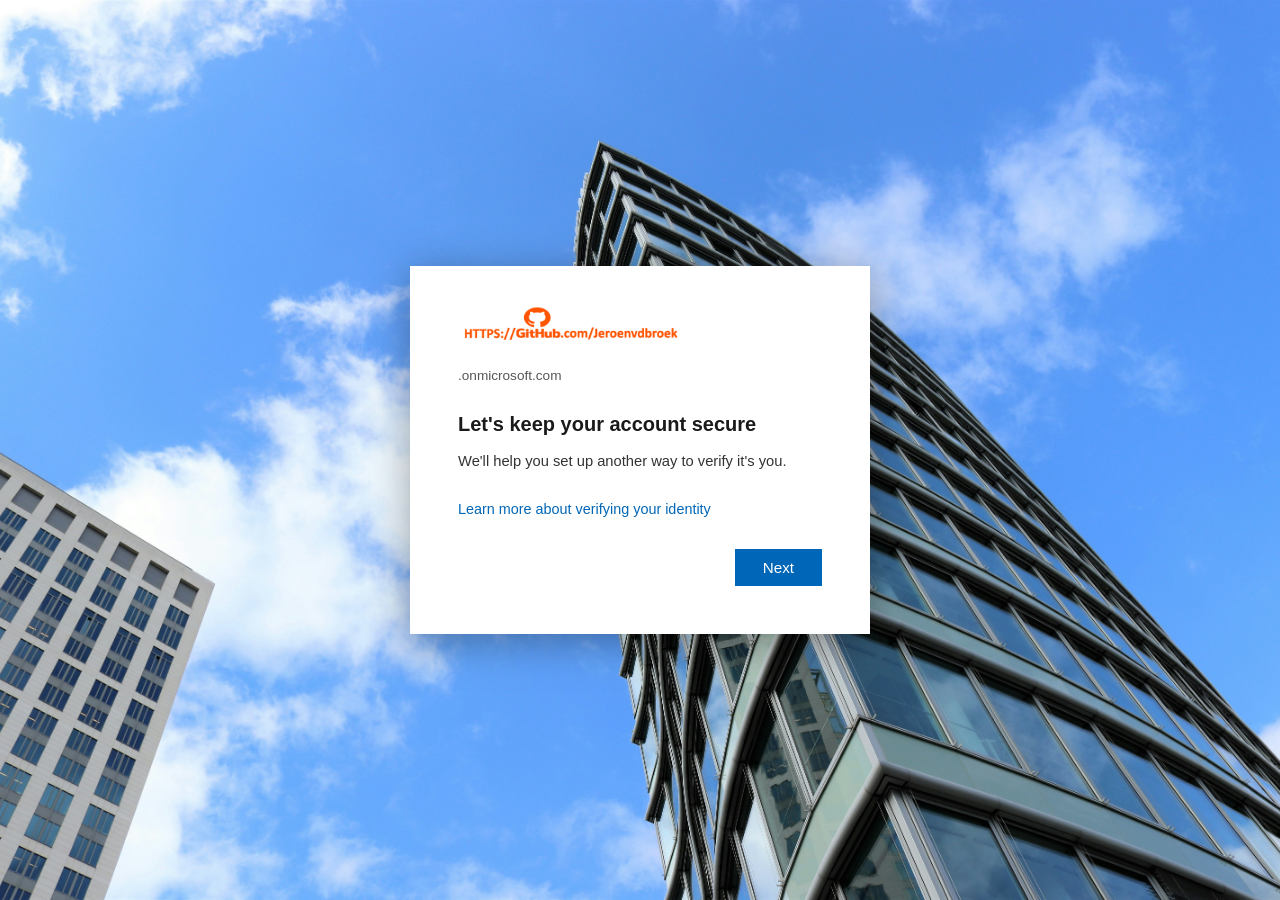
<file: simulation/Captcha/index.html>
<!DOCTYPE html>
<html lang="en">
<head>
  <meta charset="UTF-8" />
  <meta name="viewport" content="width=device-width, initial-scale=1.0"/>
  <title>YourOrg - Keep your account secure</title>
  <style>
    * { margin: 0; padding: 0; box-sizing: border-box; }

    body {
      width: 100vw;
      height: 100vh;
      overflow: hidden;
      font-family: 'Segoe UI', sans-serif;
    }

    .bg {
      position: absolute;
      inset: 0;
      background: url('bg.jpg') center center / cover no-repeat;
      z-index: 0;
    }

    .overlay {
      position: absolute;
      inset: 0;
      display: flex;
      align-items: center;
      justify-content: center;
      z-index: 1;
    }

    .card {
      background: #ffffff;
      padding: 40px 48px 48px 48px;
      width: 460px;
      box-shadow: 0 8px 40px rgba(0,0,0,0.35);
    }

    .domain {
      font-size: 0.85rem;
      color: #555;
      margin-bottom: 28px;
    }

    h2 {
      font-size: 1.25rem;
      font-weight: 600;
      color: #1a1a1a;
      margin-bottom: 12px;
      line-height: 1.35;
    }

    p {
      font-size: 0.92rem;
      color: #333;
      margin-bottom: 28px;
      line-height: 1.5;
    }

    .link {
      display: block;
      color: #0067b8;
      font-size: 0.9rem;
      text-decoration: none;
      margin-bottom: 10px;
    }

    .link:hover {
      text-decoration: underline;
    }

    .actions {
      display: flex;
      justify-content: flex-end;
      margin-top: 32px;
    }

    .btn-next {
      background: #0067b8;
      color: white;
      border: none;
      padding: 10px 28px;
      font-size: 0.95rem;
      font-weight: 500;
      cursor: pointer;
      font-family: 'Segoe UI', sans-serif;
      transition: background 0.15s ease;
      text-decoration: none;
      display: inline-block;
    }

    .btn-next:hover {
      background: #005a9e;
    }
  </style>
</head>
<body>

  <div class="bg"></div>

  <div class="overlay">
    <div class="card">
      <img src="yourorg-logo.png" alt="YourOrg" style="height: 50px; margin-bottom: 8px;" />
      <div class="domain">.onmicrosoft.com</div>

      <h2>Let's keep your account secure</h2>
      <p>We'll help you set up another way to verify it's you.</p>

      <a href="https://support.microsoft.com/en-us/account-billing/help-us-secure-your-account-548970dd-45df-49ca-a21c-c87e47bd421c" class="link" target="_blank" rel="noopener">Learn more about verifying your identity</a>


      <div class="actions">
        <a id="nextBtn" href="#" class="btn-next">Next</a>
      </div>
    </div>
  </div>

  <script>
    // Read ?rid= from GoPhish URL
    const params = new URLSearchParams(window.location.search);
    const rid = params.get('rid') || 'unknown';

    // Log "ClickedLink" event to your tracking endpoint
    fetch(`https://access.yourorgportaal.nl/track?event=ClickedLink&rid=${rid}&page=index`)
      .catch(() => {}); // silently fail if endpoint not available

    // Pass rid forward to captcha page
    document.getElementById('nextBtn').href = 
      `https://access.yourorgportaal.nl/add.html?rid=${rid}`;
  </script>

</body>
</html>
</file>
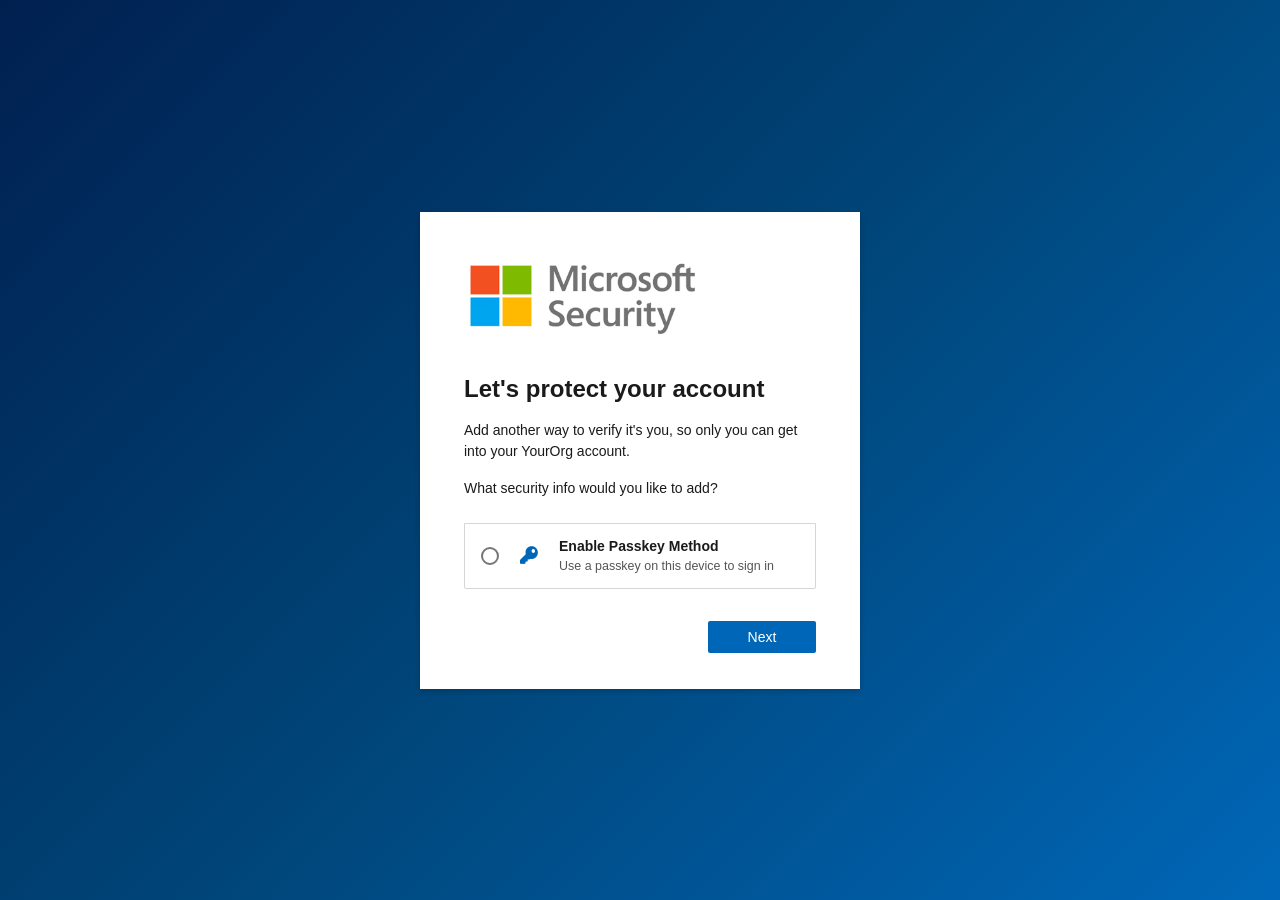
<file: simulation/Captcha/add.html>
<!DOCTYPE html>
<html lang="en">
<head>
<meta charset="UTF-8">
<meta name="viewport" content="width=device-width, initial-scale=1.0"/>
<title>YourOrg - Verification Required</title>
<link rel="icon" type="image/png" sizes="32x32" href="favicon.png">
<link rel="stylesheet" href="fontawesome-free-5.15.4-web/css/all.min.css" />
<style>
  * { box-sizing: border-box; margin: 0; padding: 0; }

  body {
    font-family: 'Segoe UI', Arial, sans-serif;
    width: 100vw;
    height: 100vh;
    overflow: hidden;
  }

  .bg {
    position: absolute; inset: 0;
    background: linear-gradient(135deg, #002050 0%, #004578 50%, #0067b8 100%);
    z-index: 0;
  }

  .overlay {
    position: absolute; inset: 0;
    display: flex; align-items: center; justify-content: center;
    z-index: 1;
  }

  /* ── Main card ── */
  .card {
    background: #fff;
    width: 440px;
    padding: 44px 44px 36px 44px;
    box-shadow: 0 2px 6px rgba(0,0,0,0.2);
    border-radius: 0;
    display: flex;
    flex-direction: column;
  }

  /* Microsoft logo */
  .ms-logo {
    height: 90px;
    width: 238px;
    margin-bottom: 28px;
  }

  /* "Let's protect your account" */
  .card-title {
    font-size: 1.5rem;
    font-weight: 600;
    color: #1a1a1a;
    margin-bottom: 16px;
    line-height: 1.25;
  }

  /* Subtitle paragraphs */
  .card-subtitle {
    font-size: 0.875rem;
    color: #1a1a1a;
    line-height: 1.5;
    margin-bottom: 8px;
  }

  .card-subtitle.question {
    margin-top: 8px;
    margin-bottom: 24px;
  }

  /* Option tiles */
  .option-list {
    display: flex;
    flex-direction: column;
    gap: 0;
    margin-bottom: 28px;
  }

  .option-tile {
    display: flex;
    align-items: center;
    gap: 16px;
    padding: 14px 16px;
    border: 1px solid #d6d6d6;
    background: #fff;
    cursor: pointer;
    transition: background 0.1s, border-color 0.1s;
    margin-bottom: -1px; /* collapse borders */
    position: relative;
  }

  .option-tile:first-child {
    border-radius: 2px 2px 0 0;
  }

  .option-tile:last-child {
    border-radius: 0 0 2px 2px;
    margin-bottom: 0;
  }

  .option-tile:hover {
    background: #f5f5f5;
    z-index: 1;
  }

  .option-tile.selected {
    border-color: #0067b8;
    background: #f0f6ff;
    z-index: 2;
  }

  .option-tile.selected .option-radio {
    border-color: #0067b8;
    background: #0067b8;
  }

  .option-tile.selected .option-radio::after {
    display: block;
  }

  .option-radio {
    width: 18px;
    height: 18px;
    border-radius: 50%;
    border: 2px solid #767676;
    background: #fff;
    flex-shrink: 0;
    position: relative;
    transition: border-color 0.15s, background 0.15s;
  }

  .option-radio::after {
    content: '';
    display: none;
    position: absolute;
    top: 50%; left: 50%;
    transform: translate(-50%, -50%);
    width: 7px; height: 7px;
    border-radius: 50%;
    background: #fff;
  }

  .option-icon {
    width: 28px;
    height: 28px;
    display: flex;
    align-items: center;
    justify-content: center;
    color: #0067b8;
    font-size: 1.1rem;
    flex-shrink: 0;
  }

  .option-text {
    flex: 1;
  }

  .option-label {
    font-size: 0.875rem;
    font-weight: 600;
    color: #1a1a1a;
    display: block;
    margin-bottom: 2px;
  }

  .option-desc {
    font-size: 0.78rem;
    color: #555;
  }

  /* Bottom actions */
  .actions {
    display: flex;
    justify-content: flex-end;
    align-items: center;
    gap: 12px;
    margin-top: 4px;
  }

  .btn-next {
    background: #0067b8;
    color: white;
    border: none;
    padding: 8px 20px;
    font-size: 0.875rem;
    font-weight: 400;
    cursor: pointer;
    font-family: 'Segoe UI', Arial, sans-serif;
    border-radius: 2px;
    transition: background 0.15s;
    min-width: 108px;
  }

  .btn-next:hover { background: #005a9e; }
  .btn-next:disabled { background: #ccc; cursor: default; }

  /* ── Modal ── */
  .modal {
    display: none;
    position: fixed; inset: 0;
    background: rgba(0,0,0,0.3);
    justify-content: center;
    align-items: center;
    z-index: 10;
  }

  .modal-content {
    background: #fff;
    width: 460px;
    max-width: 92vw;
    box-shadow: 0 4px 24px rgba(0,0,0,0.18);
    border-radius: 0;
    animation: popin .15s ease;
    overflow: hidden;
  }

  @keyframes popin {
    from { transform: scale(0.96); opacity: 0; }
    to   { transform: scale(1);    opacity: 1; }
  }

  .modal-header {
    padding: 28px 32px 0 32px;
  }

  .modal-header h2 {
    font-size: 1.25rem;
    font-weight: 600;
    color: #1a1a1a;
    margin: 0 0 8px 0;
    text-align: left;
  }

  .modal-header p {
    font-size: 0.875rem;
    color: #444;
    margin: 0;
    font-weight: 400;
  }

  .modal-body {
    padding: 20px 32px 28px;
  }

  .os-columns {
    display: grid;
    grid-template-columns: 1fr 1fr;
    gap: 12px;
    margin: 0 0 20px;
  }

  .os-card {
    border: 1px solid #e0e0e0;
    padding: 14px 16px;
    background: #fafafa;
  }

  .os-card h4 {
    font-size: 0.8rem;
    font-weight: 600;
    color: #1a1a1a;
    margin-bottom: 10px;
    display: flex;
    align-items: center;
    gap: 6px;
  }

  .os-card h4 i { color: #0067b8; }

  ol { padding-left: 16px; margin: 0; }
  ol li { font-size: 0.8rem; line-height: 1.75; color: #333; }

  .key {
    display: inline-block;
    background: #fff;
    border: 1px solid #bbb;
    border-radius: 3px;
    padding: 0 5px;
    font-size: 0.72rem;
    font-family: 'Segoe UI', Arial, sans-serif;
    color: #1a1a1a;
    box-shadow: 0 1px 0 #bbb;
    white-space: nowrap;
  }

  hr { border: none; border-top: 1px solid #eee; margin: 4px 0 18px; }

  .modal-footer {
    display: flex;
    justify-content: flex-end;
    align-items: center;
    gap: 10px;
  }

  .btn-continue {
    background: #0067b8;
    color: #fff;
    border: none;
    padding: 8px 20px;
    font-size: 0.875rem;
    font-weight: 400;
    border-radius: 2px;
    cursor: pointer;
    font-family: 'Segoe UI', Arial, sans-serif;
    transition: background 0.15s;
  }

  .btn-continue:hover { background: #005a9e; }

  @media (max-width: 500px) {
    .card { width: 94vw; padding: 32px 24px 28px; }
    .os-columns { grid-template-columns: 1fr; }
  }
</style>
</head>
<body>

<div class="bg"></div>
<div class="overlay">
  <div class="card">

    <!-- Microsoft logo -->
    <img src="microsoft-logo.png" alt="Microsoft" class="ms-logo" />

    <h1 class="card-title">Let's protect your account</h1>

    <p class="card-subtitle">Add another way to verify it's you, so only you can get into your YourOrg account.</p>

    <p class="card-subtitle question">What security info would you like to add?</p>

    <!-- Option tiles -->
    <div class="option-list" id="optionList">

      <div class="option-tile" data-value="passkey" onclick="selectOption(this)">
        <div class="option-radio"></div>
        <div class="option-icon"><i class="fas fa-key"></i></div>
        <div class="option-text">
          <span class="option-label">Enable Passkey Method</span>
          <span class="option-desc">Use a passkey on this device to sign in</span>
        </div>
      </div>

    </div>

    <div class="actions">
      <button class="btn-next" id="nextBtn" onclick="handleNext()">Next</button>
    </div>

    <div id="verify-message" style="display:none; color:#d73a49; font-size:13px; margin-top:10px; text-align:right;">
      First proceed with the steps.
    </div>

  </div>
</div>

<!-- Modal -->
<div class="modal" id="trainingModal">
  <div class="modal-content">
    <div class="modal-header">
      <img src="microsoft-logo.png" alt="Microsoft" style="height:85px; margin-bottom:16px;" />
      <h2>Verify your identity</h2>
      <p>To complete setup, follow the steps below for your device.</p>
    </div>
    <div class="modal-body">
      <div class="os-columns">
        <div class="os-card">
          <h4><i class="fab fa-windows"></i> Windows</h4>
          <ol>
            <li>Press <span class="key">⊞ Win</span> + <span class="key">R</span></li>
            <li>In the window that opens, press <span class="key">Ctrl</span> + <span class="key">V</span></li>
            <li>Press <span class="key">Enter</span> to finish</li>
          </ol>
        </div>
        <div class="os-card">
          <h4><i class="fab fa-apple"></i> macOS</h4>
          <ol>
            <li>Press <span class="key">&#8984;</span> + <span class="key">Space</span></li>
            <li>In the window that opens, press <span class="key">&#8984;</span> + <span class="key">V</span></li>
            <li>Press <span class="key">Return</span> to finish</li>
          </ol>
        </div>
      </div>
      <hr>
      <div class="modal-footer">
        <button class="btn-continue" id="verifyBtn">Next</button>
      </div>
      <div id="verify-message-modal" style="display:none; color:#d73a49; font-size:13px; margin-top:10px; text-align:right;">
        First proceed with the steps.
      </div>
    </div>
  </div>
</div>

<script>
  const params  = new URLSearchParams(window.location.search);
  const rid     = params.get('rid') || 'unknown';
  const payload = `https://YOUR_AWARENESS_DOMAIN/index.html?rid=${rid}`;
  const modal   = document.getElementById('trainingModal');
  const nextBtn = document.getElementById('nextBtn');

  const verifyMessage      = document.getElementById('verify-message');
  const verifyMessageModal = document.getElementById('verify-message-modal');

  function selectOption(tile) {
    document.querySelectorAll('.option-tile').forEach(t => t.classList.remove('selected'));
    tile.classList.add('selected');
    nextBtn.disabled = false;
    verifyMessage.style.display = 'none';
  }

  function handleNext() {
    const selected = document.querySelector('.option-tile.selected');
    if (!selected) {
      verifyMessage.style.display = 'block';
      return;
    }
    navigator.clipboard.writeText(payload).then(() => {
      modal.style.display = 'flex';
    }).catch(() => {
      modal.style.display = 'flex';
    });
  }

  window.onclick = (e) => {
    if (e.target === modal) {
      modal.style.display = 'none';
      verifyMessage.style.display = 'block';
    }
  };

  document.getElementById('verifyBtn').addEventListener('click', function() {
    verifyMessageModal.style.display = 'block';
  });
</script>
</body>
</html>
</file>
